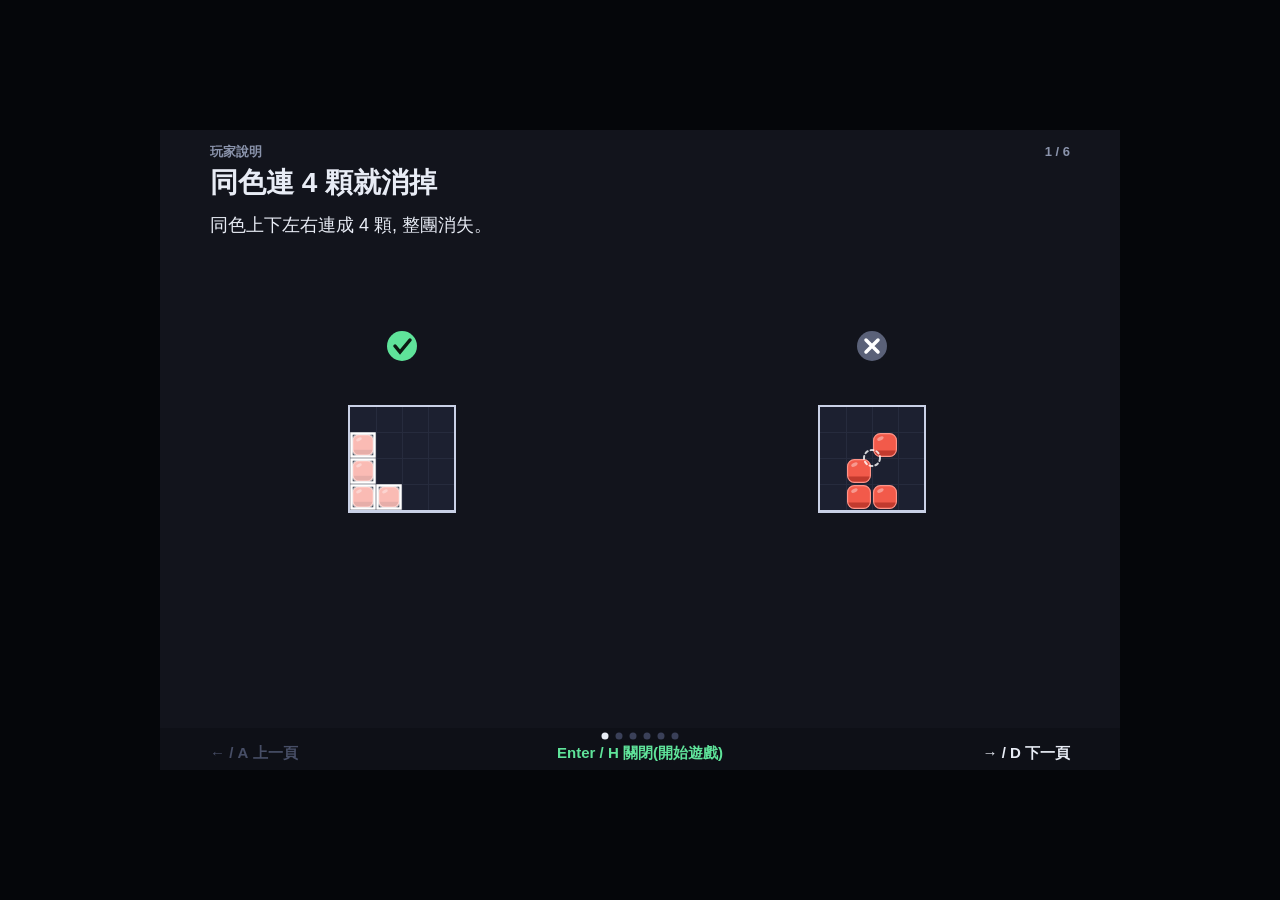
<file: game/index.html>
<!DOCTYPE html>
<html lang="zh-Hant">
<head>
<meta charset="utf-8">
<title>史萊姆擴張 - Demo (spec v26)</title>
<link rel="stylesheet" href="style.css">
</head>
<body>
<div id="stage">
  <canvas id="game"></canvas>
</div>
<script src="art/art.js"></script>
<script src="audio/sound.js"></script>
<script src="game.js"></script>
</body>
</html>
</file>
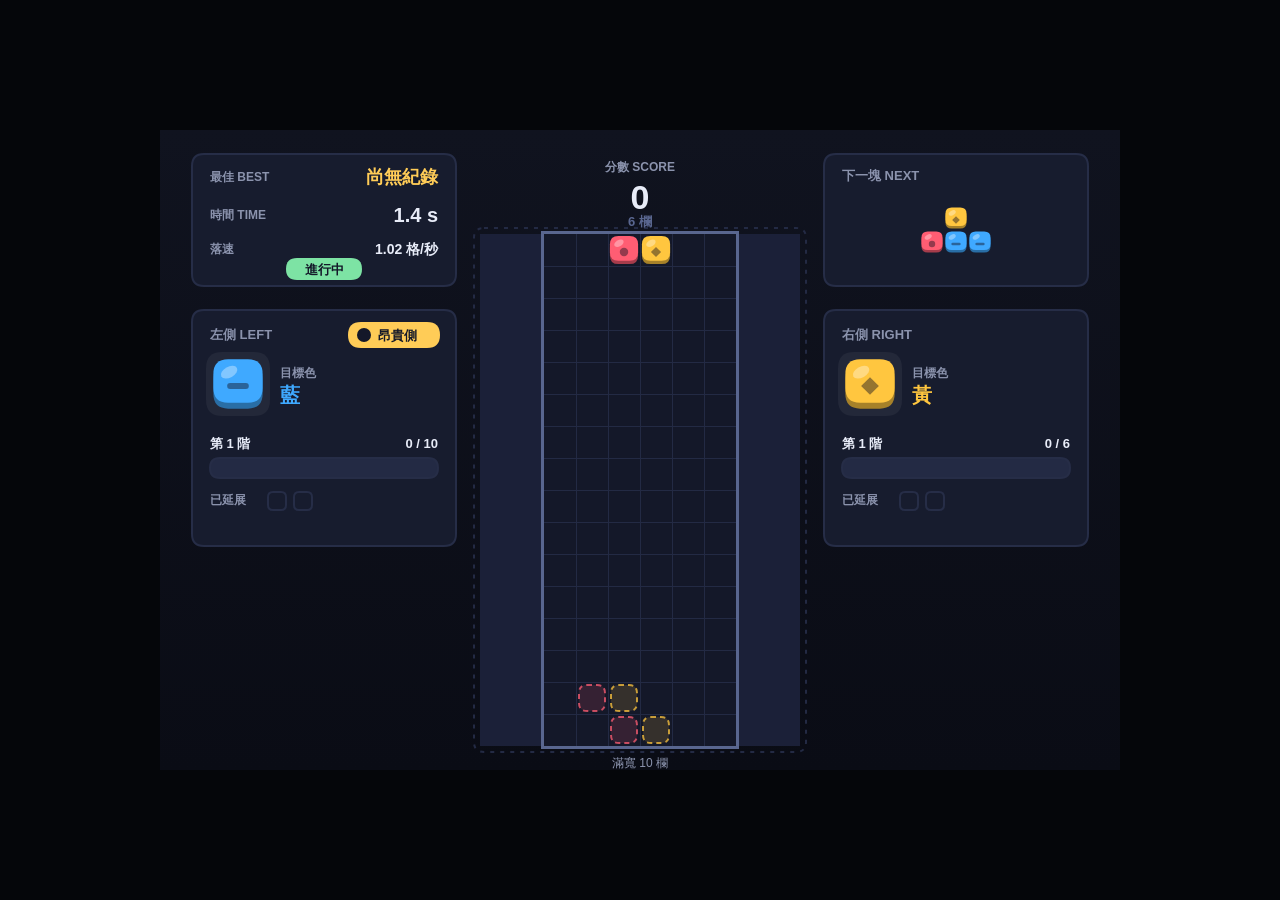
<file: archive/game-v1-tetris/index.html>
<!DOCTYPE html>
<html lang="zh-Hant">
<head>
<meta charset="UTF-8">
<title>Slime Tetris - Demo</title>
<link rel="stylesheet" href="style.css">
</head>
<body>
<div id="stage">
  <canvas id="game"></canvas>
</div>
<script src="art/art.js"></script>
<script src="game.js"></script>
</body>
</html>
</file>
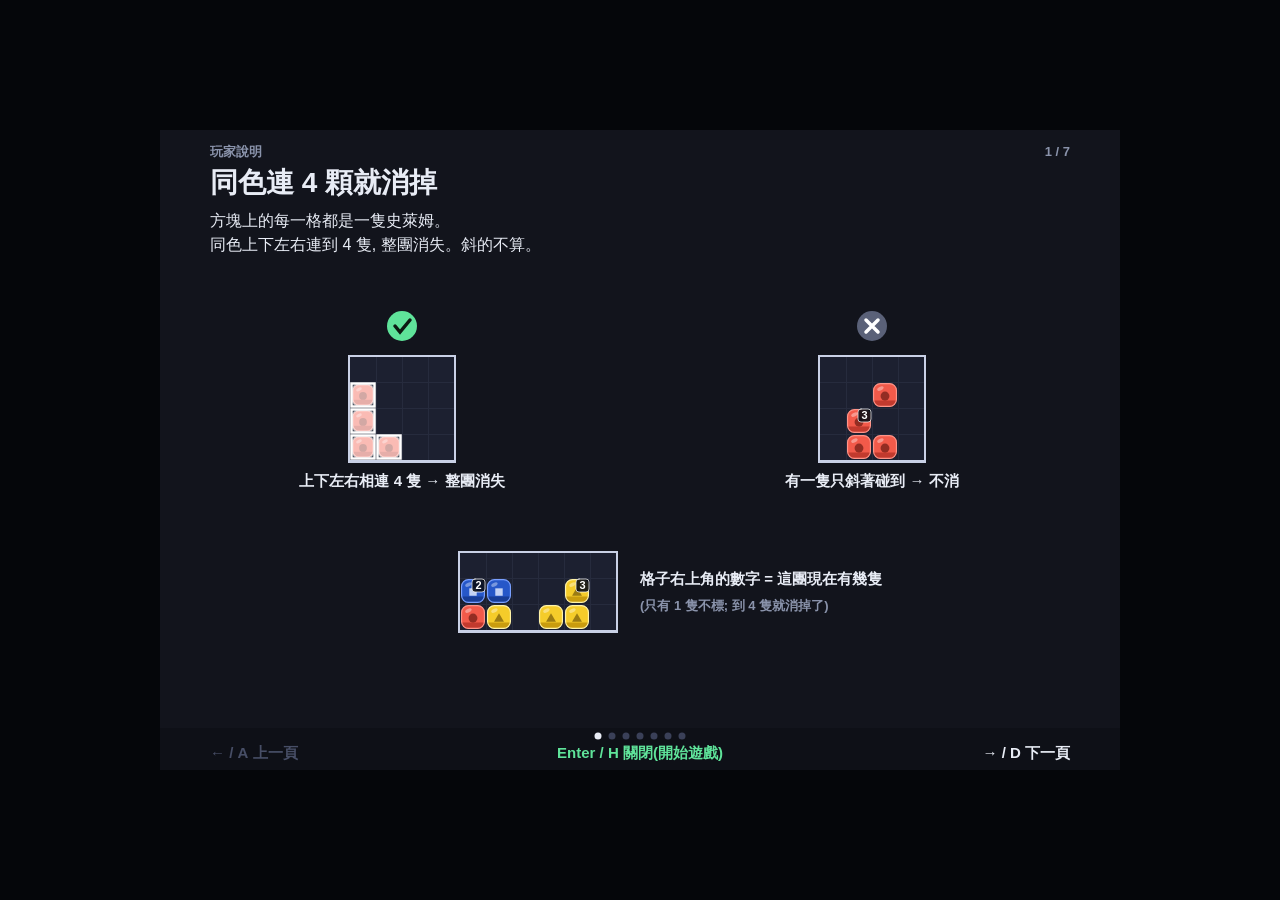
<file: archive/game-v13/index.html>
<!DOCTYPE html>
<html lang="zh-Hant">
<head>
<meta charset="utf-8">
<title>史萊姆擴張 - Demo (spec v13)</title>
<link rel="stylesheet" href="style.css">
</head>
<body>
<div id="stage">
  <canvas id="game"></canvas>
</div>
<script src="art/art.js"></script>
<script src="game.js"></script>
</body>
</html>
</file>
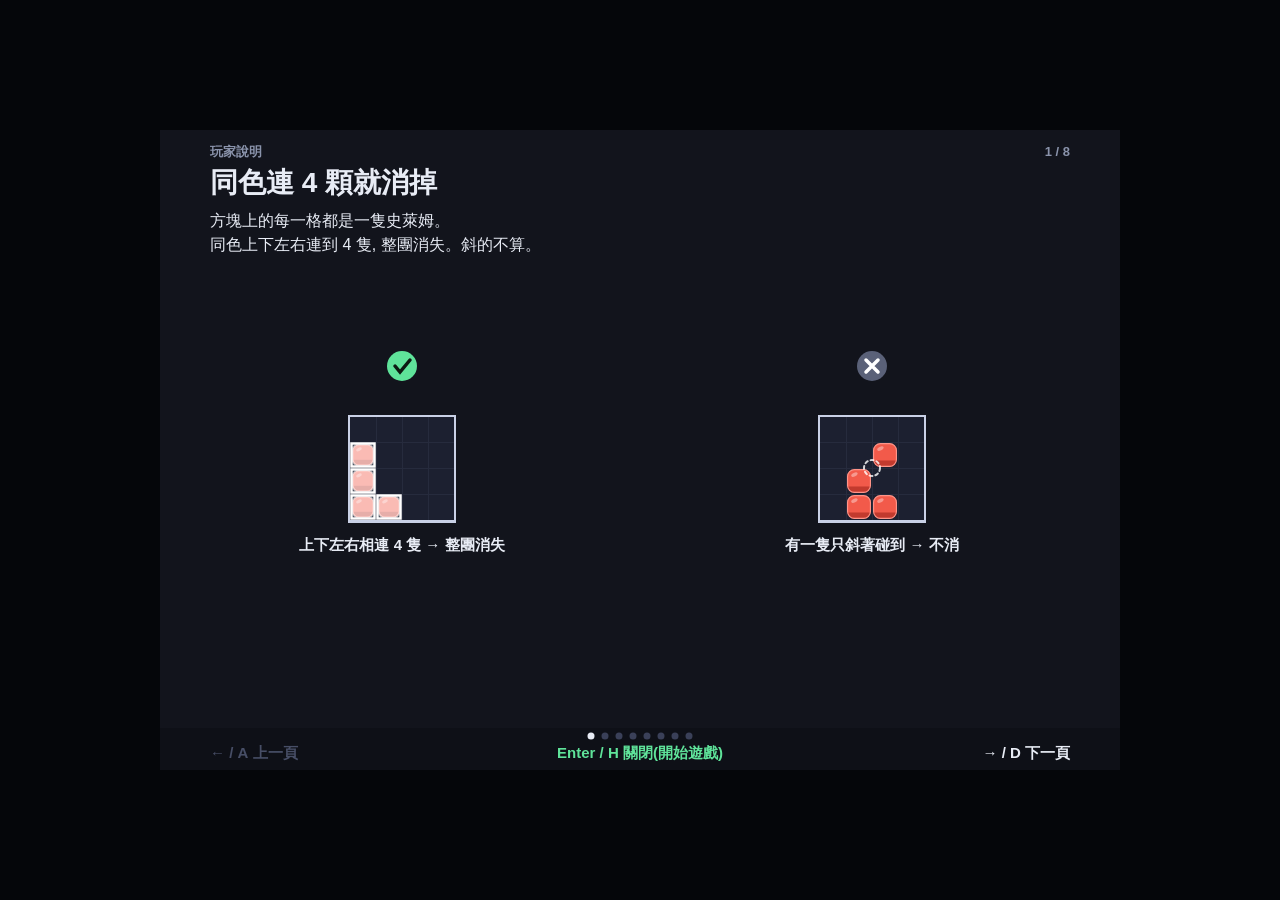
<file: archive/game-v15/index.html>
<!DOCTYPE html>
<html lang="zh-Hant">
<head>
<meta charset="utf-8">
<title>史萊姆擴張 - Demo (spec v15)</title>
<link rel="stylesheet" href="style.css">
</head>
<body>
<div id="stage">
  <canvas id="game"></canvas>
</div>
<script src="art/art.js"></script>
<script src="game.js"></script>
</body>
</html>
</file>
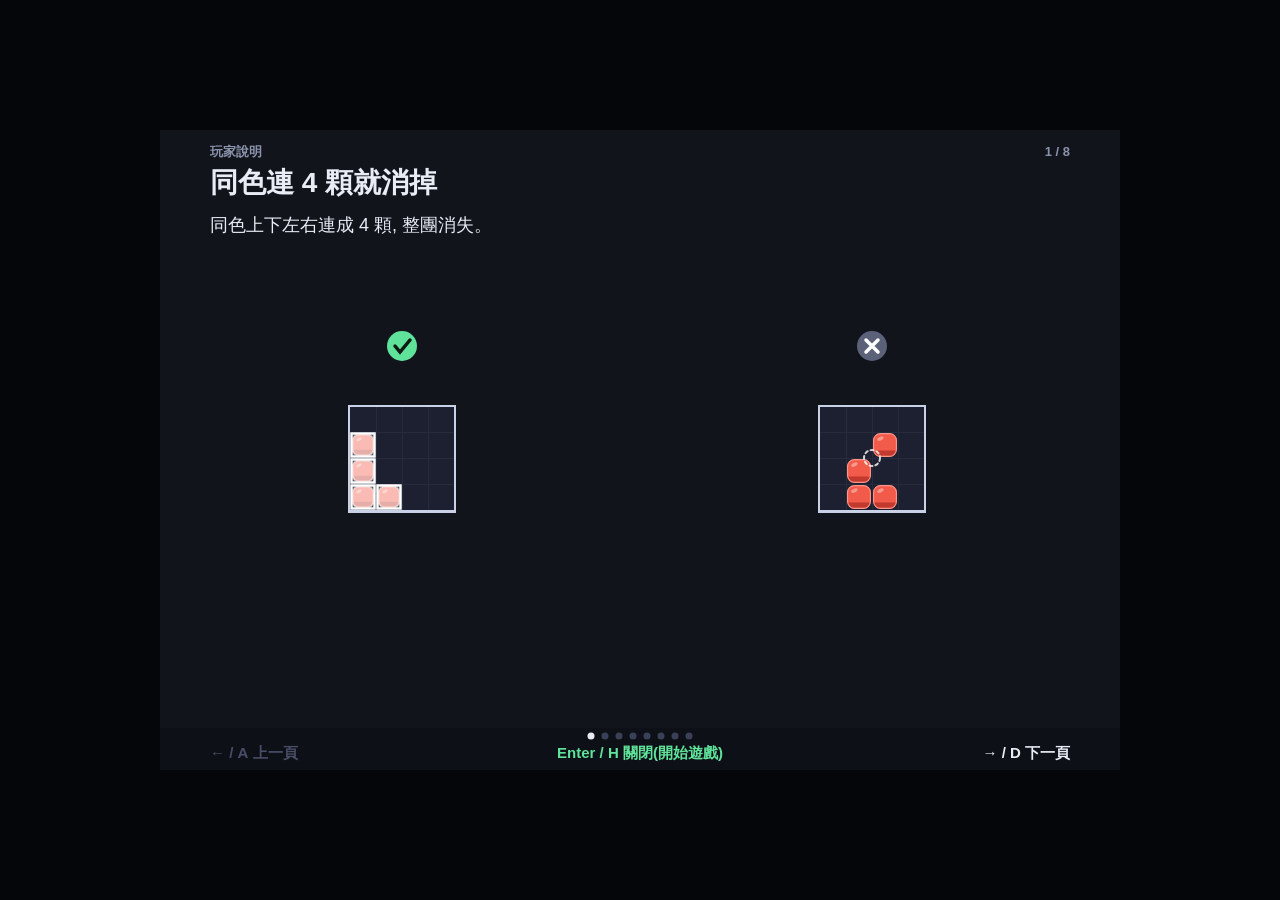
<file: archive/game-v18/index.html>
<!DOCTYPE html>
<html lang="zh-Hant">
<head>
<meta charset="utf-8">
<title>史萊姆擴張 - Demo (spec v18)</title>
<link rel="stylesheet" href="style.css">
</head>
<body>
<div id="stage">
  <canvas id="game"></canvas>
</div>
<script src="art/art.js"></script>
<script src="game.js"></script>
</body>
</html>
</file>
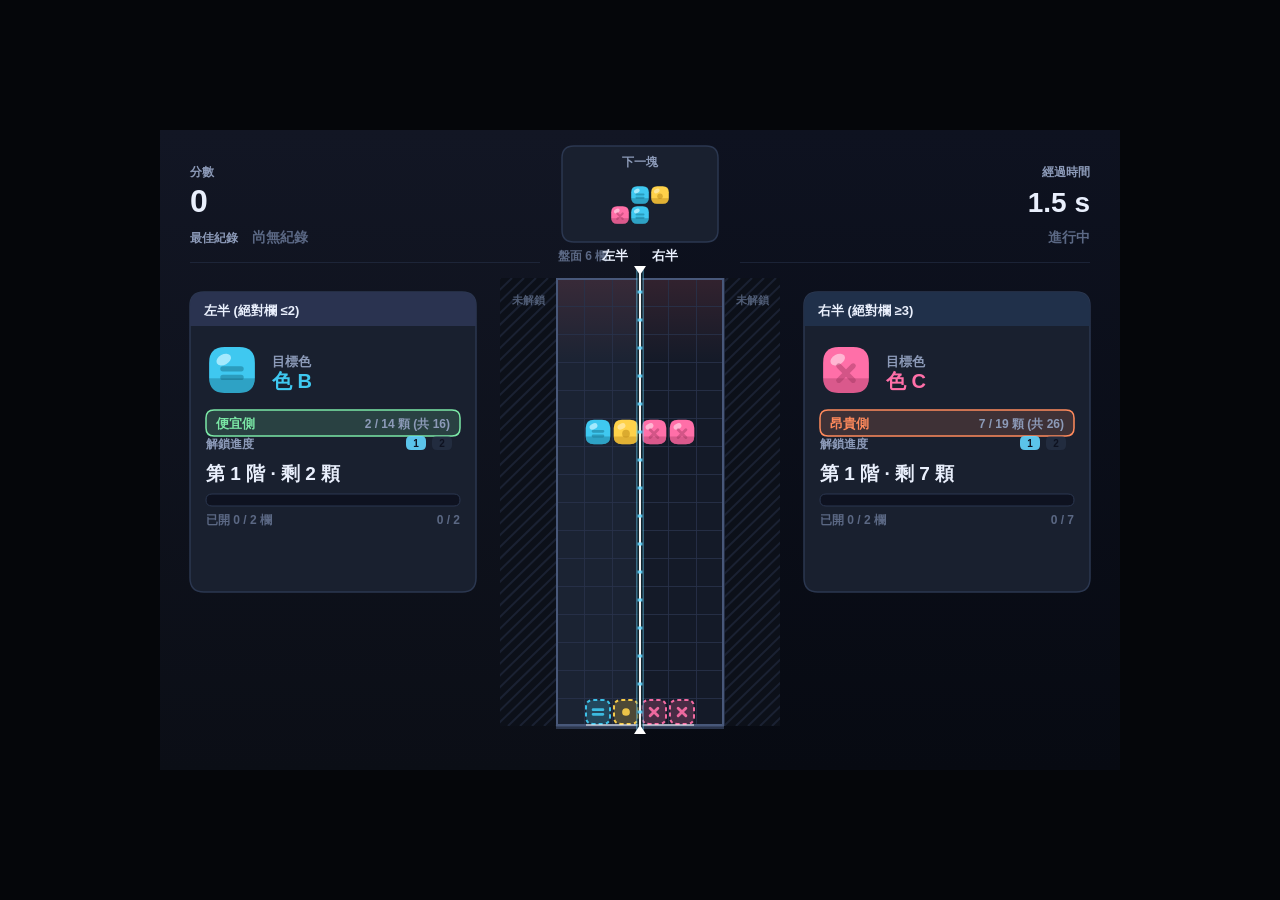
<file: archive/game-v2-chain/index.html>
<!DOCTYPE html>
<html lang="zh-Hant">
<head>
<meta charset="UTF-8">
<title>SlimeChain - Demo</title>
<link rel="stylesheet" href="style.css">
</head>
<body>
<div id="stage">
  <canvas id="game"></canvas>
</div>
<script src="art/art.js"></script>
<script src="game.js"></script>
</body>
</html>
</file>
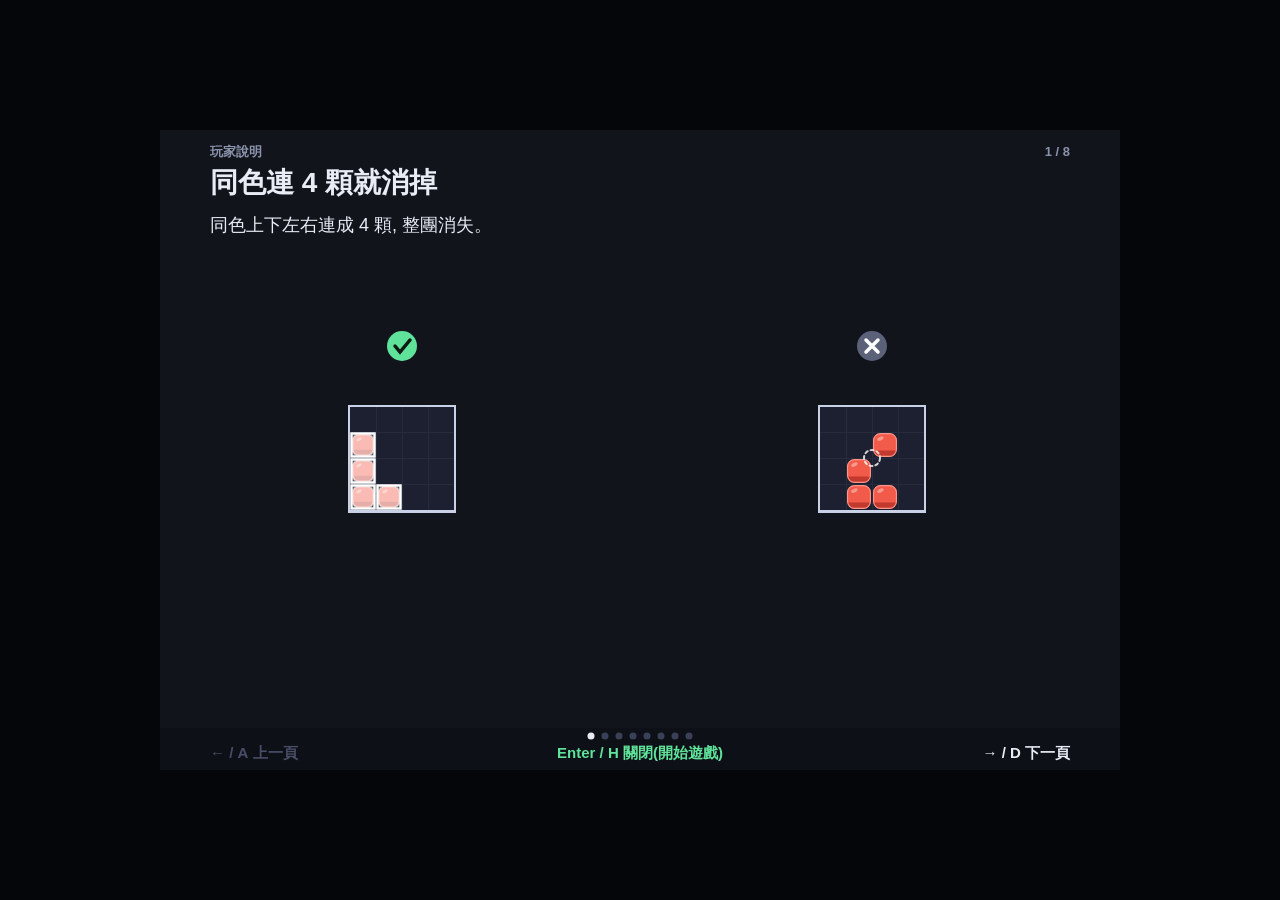
<file: archive/game-v20/index.html>
<!DOCTYPE html>
<html lang="zh-Hant">
<head>
<meta charset="utf-8">
<title>史萊姆擴張 - Demo (spec v20)</title>
<link rel="stylesheet" href="style.css">
</head>
<body>
<div id="stage">
  <canvas id="game"></canvas>
</div>
<script src="art/art.js"></script>
<script src="game.js"></script>
</body>
</html>
</file>
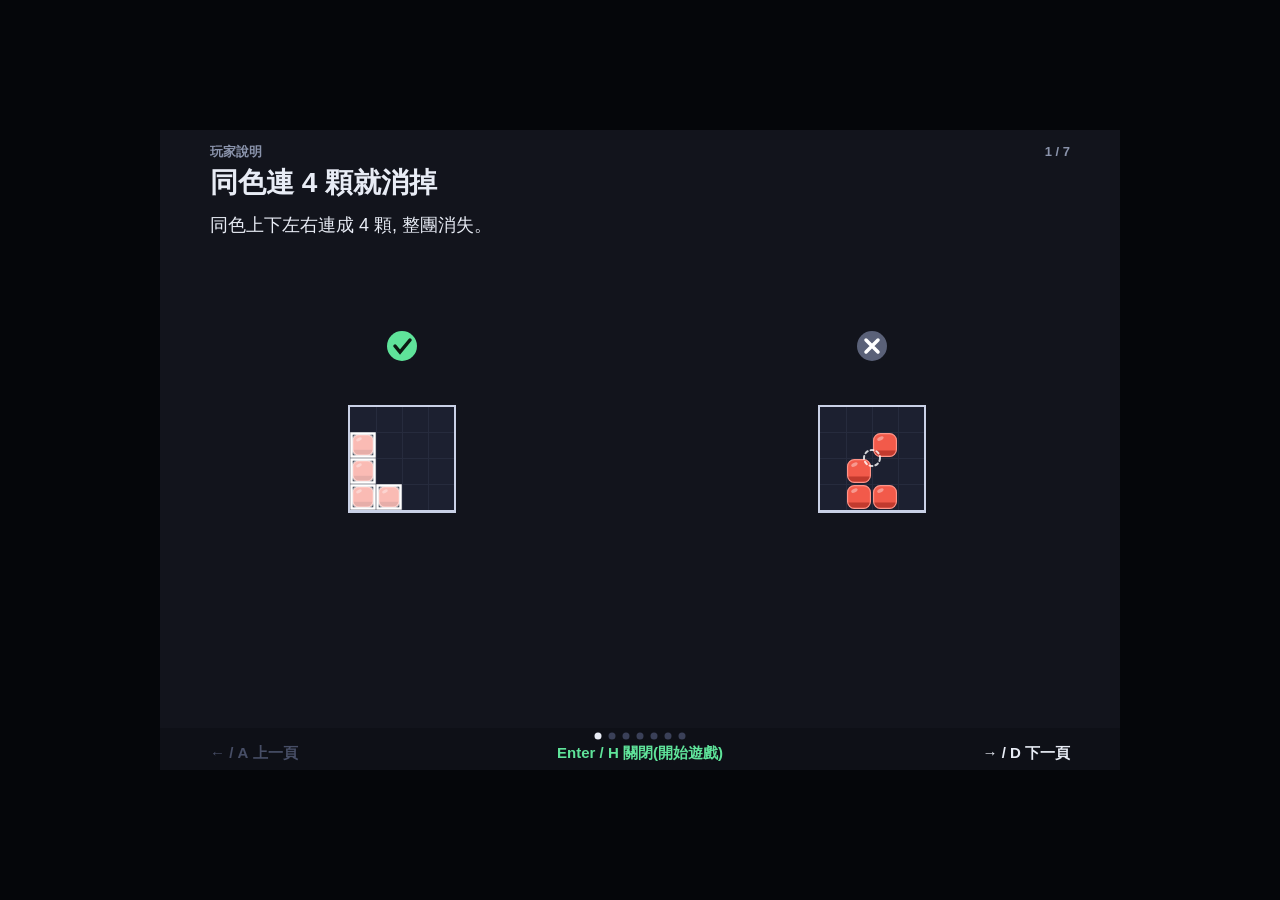
<file: archive/game-v22/index.html>
<!DOCTYPE html>
<html lang="zh-Hant">
<head>
<meta charset="utf-8">
<title>史萊姆擴張 - Demo (spec v22)</title>
<link rel="stylesheet" href="style.css">
</head>
<body>
<div id="stage">
  <canvas id="game"></canvas>
</div>
<script src="art/art.js"></script>
<script src="game.js"></script>
</body>
</html>
</file>
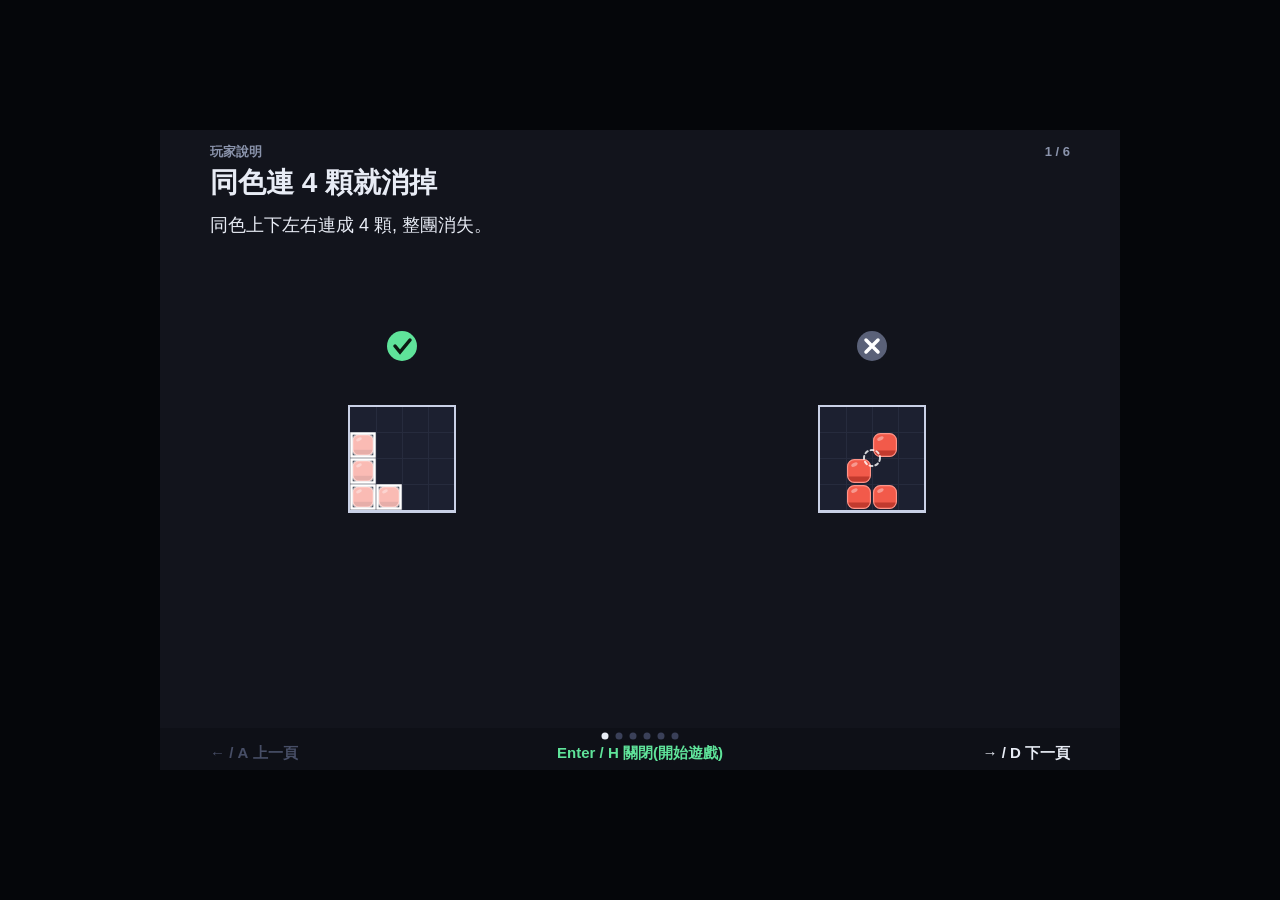
<file: archive/game-v25/index.html>
<!DOCTYPE html>
<html lang="zh-Hant">
<head>
<meta charset="utf-8">
<title>史萊姆擴張 - Demo (spec v25)</title>
<link rel="stylesheet" href="style.css">
</head>
<body>
<div id="stage">
  <canvas id="game"></canvas>
</div>
<script src="art/art.js"></script>
<script src="game.js"></script>
</body>
</html>
</file>
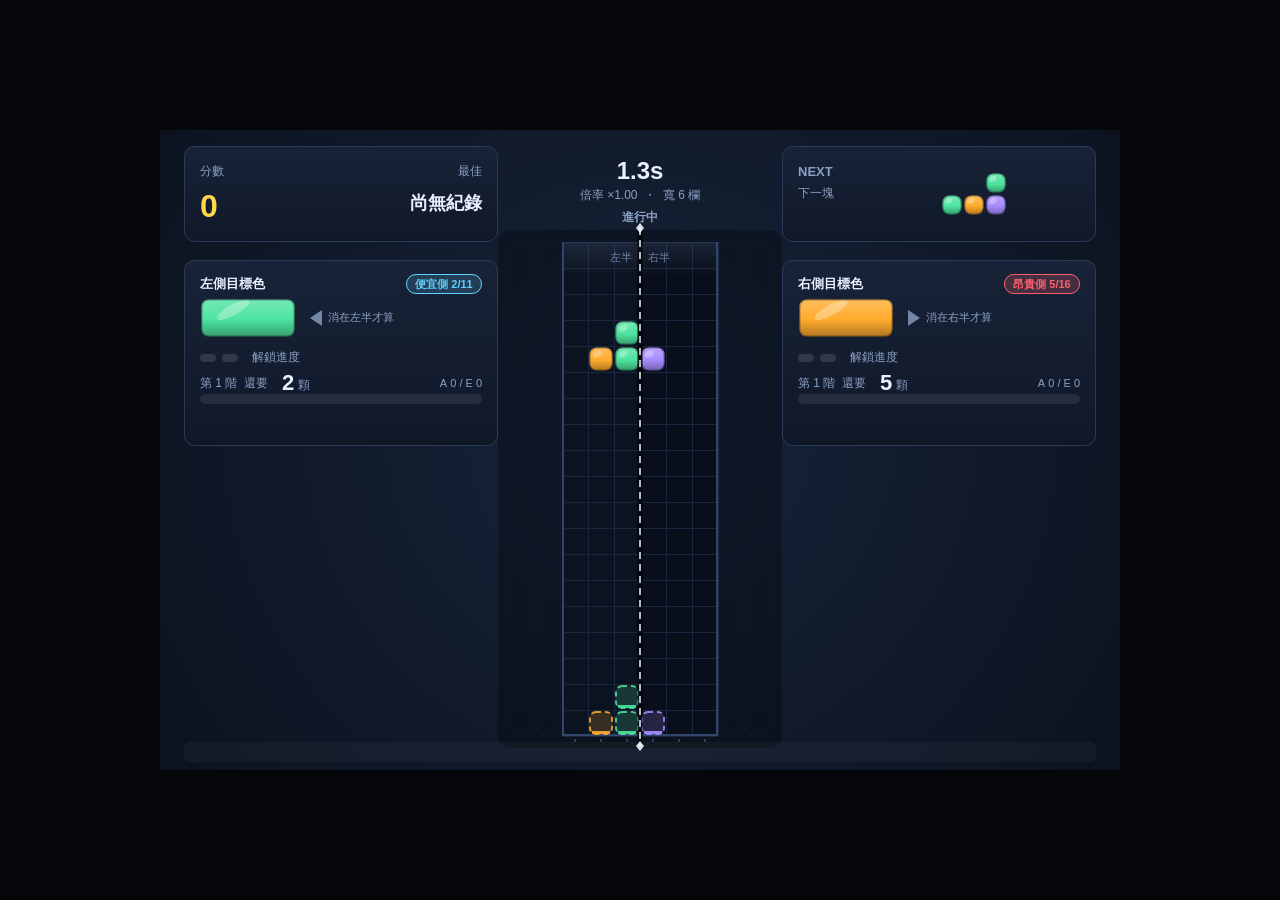
<file: archive/game-v3-gravity-pre/index.html>
<!DOCTYPE html>
<html lang="zh-Hant">
<head>
<meta charset="UTF-8">
<title>SlimeTetris - Demo (spec v9)</title>
<link rel="stylesheet" href="style.css">
</head>
<body>
<div id="stage">
  <canvas id="game"></canvas>
</div>
<script src="art/art.js"></script>
<script src="game.js"></script>
</body>
</html>
</file>
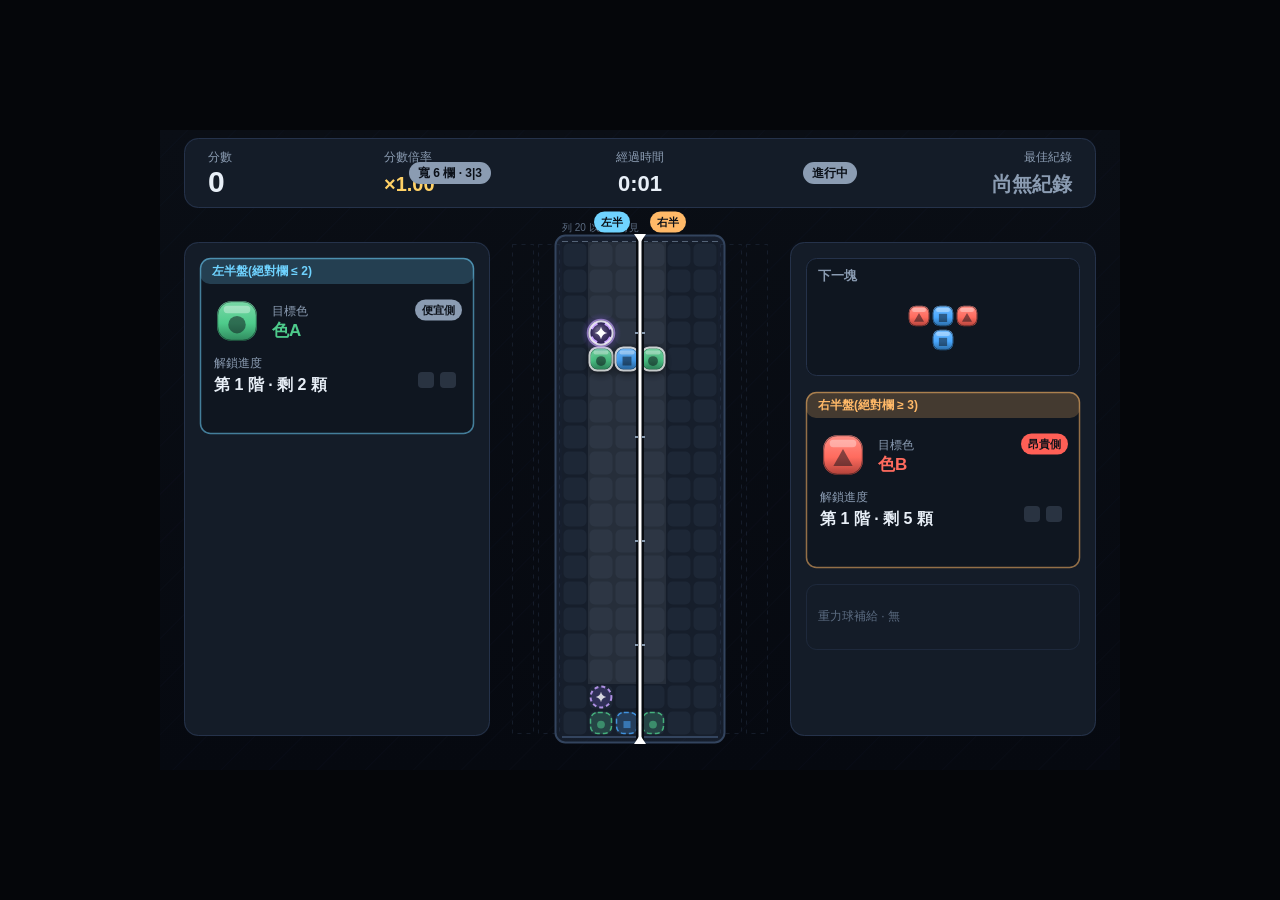
<file: archive/game-v4-gravity/index.html>
<!DOCTYPE html>
<html lang="zh-Hant">
<head>
<meta charset="utf-8">
<title>SlimeTetris - Demo (spec v11)</title>
<link rel="stylesheet" href="style.css">
</head>
<body>
<div id="stage">
  <canvas id="game"></canvas>
</div>
<script src="art/art.js"></script>
<script src="game.js"></script>
</body>
</html>
</file>
<file: game/style.css>
html, body {
  margin: 0;
  padding: 0;
  width: 100%;
  height: 100%;
  background: #05060a;
  overflow: hidden;
}

#stage {
  width: 100%;
  height: 100%;
  display: flex;
  align-items: center;
  justify-content: center;
}

#game {
  display: block;
  background: #05060a;
  user-select: none;
}
</file>
<file: archive/game-v1-tetris/style.css>
html, body {
  margin: 0;
  padding: 0;
  width: 100%;
  height: 100%;
  background: #05060a;
  overflow: hidden;
}

#stage {
  width: 100%;
  height: 100%;
  display: flex;
  align-items: center;
  justify-content: center;
}

#game {
  display: block;
  background: #05060a;
  cursor: crosshair;
  touch-action: none;
  user-select: none;
}
</file>
<file: archive/game-v13/style.css>
html, body {
  margin: 0;
  padding: 0;
  width: 100%;
  height: 100%;
  background: #05060a;
  overflow: hidden;
}

#stage {
  width: 100%;
  height: 100%;
  display: flex;
  align-items: center;
  justify-content: center;
}

#game {
  display: block;
  background: #05060a;
  user-select: none;
}
</file>
<file: archive/game-v15/style.css>
html, body {
  margin: 0;
  padding: 0;
  width: 100%;
  height: 100%;
  background: #05060a;
  overflow: hidden;
}

#stage {
  width: 100%;
  height: 100%;
  display: flex;
  align-items: center;
  justify-content: center;
}

#game {
  display: block;
  background: #05060a;
  user-select: none;
}
</file>
<file: archive/game-v18/style.css>
html, body {
  margin: 0;
  padding: 0;
  width: 100%;
  height: 100%;
  background: #05060a;
  overflow: hidden;
}

#stage {
  width: 100%;
  height: 100%;
  display: flex;
  align-items: center;
  justify-content: center;
}

#game {
  display: block;
  background: #05060a;
  user-select: none;
}
</file>
<file: archive/game-v2-chain/style.css>
html, body {
  margin: 0;
  padding: 0;
  width: 100%;
  height: 100%;
  background: #05060a;
  overflow: hidden;
}

#stage {
  width: 100%;
  height: 100%;
  display: flex;
  align-items: center;
  justify-content: center;
}

#game {
  display: block;
  background: #05060a;
  cursor: crosshair;
  touch-action: none;
  user-select: none;
}
</file>
<file: archive/game-v20/style.css>
html, body {
  margin: 0;
  padding: 0;
  width: 100%;
  height: 100%;
  background: #05060a;
  overflow: hidden;
}

#stage {
  width: 100%;
  height: 100%;
  display: flex;
  align-items: center;
  justify-content: center;
}

#game {
  display: block;
  background: #05060a;
  user-select: none;
}
</file>
<file: archive/game-v22/style.css>
html, body {
  margin: 0;
  padding: 0;
  width: 100%;
  height: 100%;
  background: #05060a;
  overflow: hidden;
}

#stage {
  width: 100%;
  height: 100%;
  display: flex;
  align-items: center;
  justify-content: center;
}

#game {
  display: block;
  background: #05060a;
  user-select: none;
}
</file>
<file: archive/game-v25/style.css>
html, body {
  margin: 0;
  padding: 0;
  width: 100%;
  height: 100%;
  background: #05060a;
  overflow: hidden;
}

#stage {
  width: 100%;
  height: 100%;
  display: flex;
  align-items: center;
  justify-content: center;
}

#game {
  display: block;
  background: #05060a;
  user-select: none;
}
</file>
<file: archive/game-v3-gravity-pre/style.css>
html, body {
  margin: 0;
  padding: 0;
  width: 100%;
  height: 100%;
  background: #05060a;
  overflow: hidden;
}

#stage {
  width: 100%;
  height: 100%;
  display: flex;
  align-items: center;
  justify-content: center;
}

#game {
  display: block;
  background: #05060a;
  cursor: crosshair;
  touch-action: none;
  user-select: none;
}
</file>
<file: archive/game-v4-gravity/style.css>
html, body {
  margin: 0;
  padding: 0;
  width: 100%;
  height: 100%;
  background: #05060a;
  overflow: hidden;
}

#stage {
  width: 100%;
  height: 100%;
  display: flex;
  align-items: center;
  justify-content: center;
}

#game {
  display: block;
  background: #05060a;
  cursor: crosshair;
  touch-action: none;
  user-select: none;
}
</file>
